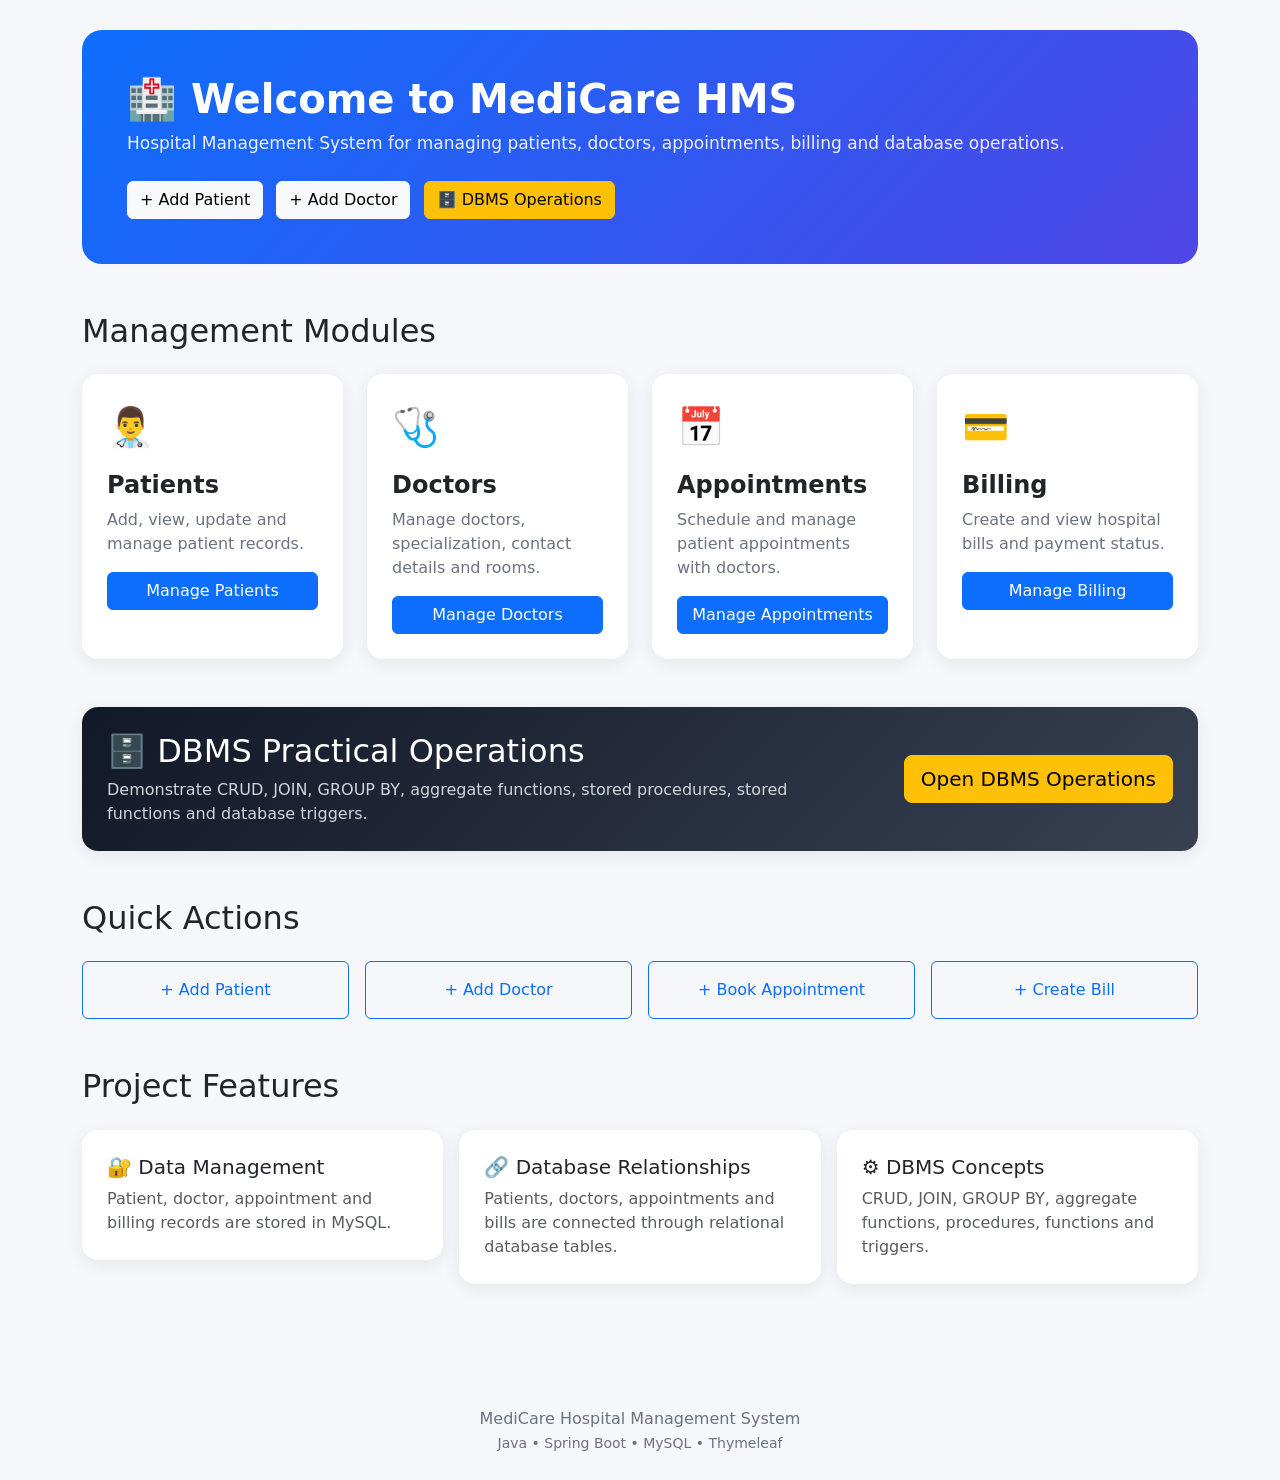
<file: src/main/resources/templates/index.html>
<!DOCTYPE html>
<html lang="en" xmlns:th="http://www.thymeleaf.org">

<head>

    <meta charset="UTF-8">

    <meta name="viewport" content="width=device-width, initial-scale=1.0">

    <title>MediCare HMS | Hospital Management System</title>

    <link
        href="https://cdn.jsdelivr.net/npm/bootstrap@5.3.3/dist/css/bootstrap.min.css"
        rel="stylesheet">

    <link rel="stylesheet"
          th:href="@{/css/app.css}">

    <style>

        body {
            background: #f5f7fb;
        }

        .hero {
            background: linear-gradient(135deg, #0d6efd, #4f46e5);
            color: white;
            border-radius: 20px;
            padding: 45px;
            margin-top: 30px;
        }

        .hero h1 {
            font-weight: 700;
        }

        .hero p {
            opacity: 0.9;
            font-size: 17px;
        }

        .module-card {
            background: white;
            border: none;
            border-radius: 16px;
            padding: 25px;
            height: 100%;
            box-shadow: 0 4px 18px rgba(0,0,0,0.07);
            transition: 0.2s;
        }

        .module-card:hover {
            transform: translateY(-4px);
            box-shadow: 0 8px 25px rgba(0,0,0,0.12);
        }

        .module-icon {
            font-size: 38px;
            margin-bottom: 15px;
        }

        .module-card h4 {
            font-weight: 600;
        }

        .module-card p {
            color: #6b7280;
            min-height: 48px;
        }

        .quick-card {
            border-radius: 16px;
            padding: 25px;
            background: white;
            box-shadow: 0 4px 18px rgba(0,0,0,0.07);
        }

        .dbms-card {
            background: linear-gradient(135deg, #111827, #374151);
            color: white;
        }

        .dbms-card p {
            color: #d1d5db;
        }

        .footer {
            margin-top: 50px;
            padding: 25px;
            text-align: center;
            color: #6b7280;
        }

    </style>

</head>

<body>


<!-- ========================= -->
<!-- NAVIGATION -->
<!-- ========================= -->

<div th:replace="~{fragments/nav :: nav}"></div>


<!-- ========================= -->
<!-- MAIN CONTENT -->
<!-- ========================= -->

<main class="container pb-5">


    <!-- HERO -->

    <section class="hero">

        <h1>
            🏥 Welcome to MediCare HMS
        </h1>

        <p>
            Hospital Management System for managing
            patients, doctors, appointments, billing
            and database operations.
        </p>

        <div class="mt-4">

            <a href="/patients/new"
               class="btn btn-light me-2">
                + Add Patient
            </a>

            <a href="/doctors/new"
               class="btn btn-light me-2">
                + Add Doctor
            </a>

            <a href="/dbms"
               class="btn btn-warning">
                🗄️ DBMS Operations
            </a>

        </div>

    </section>


    <!-- ========================= -->
    <!-- MANAGEMENT MODULES -->
    <!-- ========================= -->

    <section class="mt-5">

        <h2 class="mb-4">
            Management Modules
        </h2>


        <div class="row g-4">


            <!-- PATIENT -->

            <div class="col-md-6 col-lg-3">

                <div class="module-card">

                    <div class="module-icon">
                        👨‍⚕️
                    </div>

                    <h4>
                        Patients
                    </h4>

                    <p>
                        Add, view, update and manage
                        patient records.
                    </p>

                    <a href="/patients"
                       class="btn btn-primary w-100">
                        Manage Patients
                    </a>

                </div>

            </div>


            <!-- DOCTOR -->

            <div class="col-md-6 col-lg-3">

                <div class="module-card">

                    <div class="module-icon">
                        🩺
                    </div>

                    <h4>
                        Doctors
                    </h4>

                    <p>
                        Manage doctors, specialization,
                        contact details and rooms.
                    </p>

                    <a href="/doctors"
                       class="btn btn-primary w-100">
                        Manage Doctors
                    </a>

                </div>

            </div>


            <!-- APPOINTMENTS -->

            <div class="col-md-6 col-lg-3">

                <div class="module-card">

                    <div class="module-icon">
                        📅
                    </div>

                    <h4>
                        Appointments
                    </h4>

                    <p>
                        Schedule and manage patient
                        appointments with doctors.
                    </p>

                    <a href="/appointments"
                       class="btn btn-primary w-100">
                        Manage Appointments
                    </a>

                </div>

            </div>


            <!-- BILLING -->

            <div class="col-md-6 col-lg-3">

                <div class="module-card">

                    <div class="module-icon">
                        💳
                    </div>

                    <h4>
                        Billing
                    </h4>

                    <p>
                        Create and view hospital
                        bills and payment status.
                    </p>

                    <a href="/bills"
                       class="btn btn-primary w-100">
                        Manage Billing
                    </a>

                </div>

            </div>


        </div>

    </section>


    <!-- ========================= -->
    <!-- DBMS OPERATIONS -->
    <!-- ========================= -->

    <section class="mt-5">

        <div class="quick-card dbms-card">

            <div class="row align-items-center">

                <div class="col-md-8">

                    <h2>
                        🗄️ DBMS Practical Operations
                    </h2>

                    <p class="mb-0">

                        Demonstrate CRUD, JOIN,
                        GROUP BY, aggregate functions,
                        stored procedures, stored functions
                        and database triggers.

                    </p>

                </div>

                <div class="col-md-4 text-md-end mt-3 mt-md-0">

                    <a href="/dbms"
                       class="btn btn-warning btn-lg">

                        Open DBMS Operations

                    </a>

                </div>

            </div>

        </div>

    </section>


    <!-- ========================= -->
    <!-- QUICK ACTIONS -->
    <!-- ========================= -->

    <section class="mt-5">

        <h2 class="mb-4">
            Quick Actions
        </h2>


        <div class="row g-3">


            <div class="col-md-3">

                <a href="/patients/new"
                   class="btn btn-outline-primary w-100 py-3">

                    + Add Patient

                </a>

            </div>


            <div class="col-md-3">

                <a href="/doctors/new"
                   class="btn btn-outline-primary w-100 py-3">

                    + Add Doctor

                </a>

            </div>


            <div class="col-md-3">

                <a href="/appointments/new"
                   class="btn btn-outline-primary w-100 py-3">

                    + Book Appointment

                </a>

            </div>


            <div class="col-md-3">

                <a href="/bills/new"
                   class="btn btn-outline-primary w-100 py-3">

                    + Create Bill

                </a>

            </div>


        </div>

    </section>


    <!-- ========================= -->
    <!-- PROJECT FEATURES -->
    <!-- ========================= -->

    <section class="mt-5">

        <h2 class="mb-4">
            Project Features
        </h2>


        <div class="row g-3">


            <div class="col-md-4">

                <div class="quick-card">

                    <h5>
                        🔐 Data Management
                    </h5>

                    <p class="text-muted mb-0">

                        Patient, doctor, appointment
                        and billing records are stored
                        in MySQL.

                    </p>

                </div>

            </div>


            <div class="col-md-4">

                <div class="quick-card">

                    <h5>
                        🔗 Database Relationships
                    </h5>

                    <p class="text-muted mb-0">

                        Patients, doctors, appointments
                        and bills are connected through
                        relational database tables.

                    </p>

                </div>

            </div>


            <div class="col-md-4">

                <div class="quick-card">

                    <h5>
                        ⚙️ DBMS Concepts
                    </h5>

                    <p class="text-muted mb-0">

                        CRUD, JOIN, GROUP BY,
                        aggregate functions, procedures,
                        functions and triggers.

                    </p>

                </div>

            </div>


        </div>

    </section>


</main>


<!-- ========================= -->
<!-- FOOTER -->
<!-- ========================= -->

<footer class="footer">

    <div>
        MediCare Hospital Management System
    </div>

    <small>
        Java • Spring Boot • MySQL • Thymeleaf
    </small>

</footer>


<script
    src="https://cdn.jsdelivr.net/npm/bootstrap@5.3.3/dist/js/bootstrap.bundle.min.js">
</script>


</body>

</html>
</file>
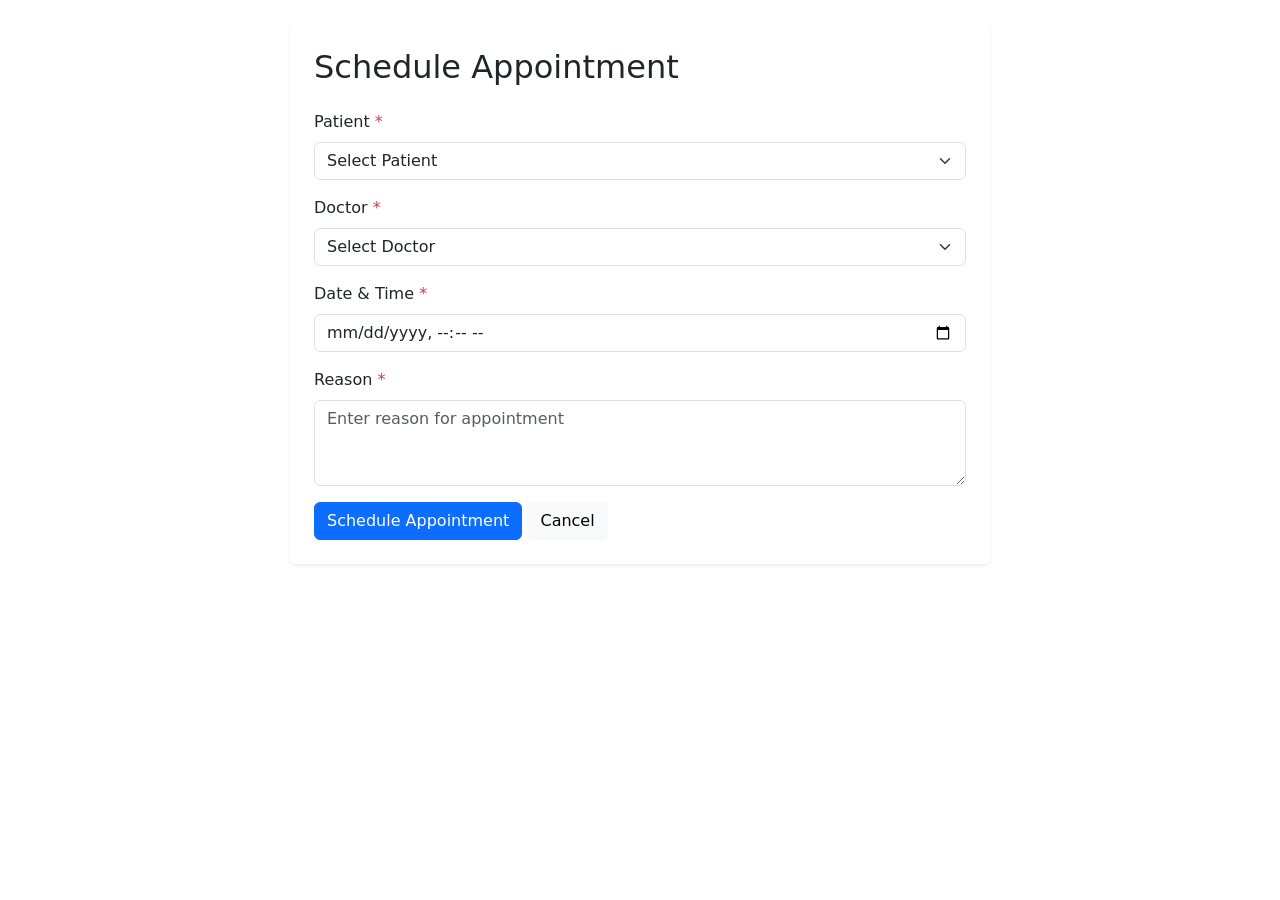
<file: src/main/resources/templates/appointment-form.html>
<!DOCTYPE html>
<html xmlns:th="http://www.thymeleaf.org">

<head>

    <title>Schedule Appointment | CityCare HMS</title>

    <link href="https://cdn.jsdelivr.net/npm/bootstrap@5.3.3/dist/css/bootstrap.min.css"
          rel="stylesheet">

    <link rel="stylesheet"
          th:href="@{/css/app.css}">

</head>


<body>

<div th:replace="~{fragments/nav :: nav}"></div>


<main class="container py-4">

    <div class="card border-0 shadow-sm mx-auto"
         style="max-width:700px">

        <div class="card-body p-4">

            <h2 class="mb-4">
                Schedule Appointment
            </h2>


            <form th:action="@{/appointments/save}"
                  th:object="${appointment}"
                  method="post">


                <!-- ========================= -->
                <!-- PATIENT -->
                <!-- ========================= -->

                <div class="mb-3">

                    <label class="form-label">
                        Patient
                        <span class="text-danger">*</span>
                    </label>


                    <select name="patientId"
                            class="form-select"
                            required>

                        <option value="">
                            Select Patient
                        </option>


                        <option th:each="p : ${patients}"
                                th:value="${p.id}"
                                th:text="${p.name + ' · ' + p.phone}">
                        </option>

                    </select>


                    <div class="text-danger small"
                         th:if="${patientError}"
                         th:text="${patientError}">
                    </div>

                </div>



                <!-- ========================= -->
                <!-- DOCTOR -->
                <!-- ========================= -->

                <div class="mb-3">

                    <label class="form-label">
                        Doctor
                        <span class="text-danger">*</span>
                    </label>


                    <select name="doctorId"
                            class="form-select"
                            required>

                        <option value="">
                            Select Doctor
                        </option>


                        <option th:each="d : ${doctors}"
                                th:value="${d.id}"
                                th:text="${d.name + ' · ' + d.specialization}">
                        </option>

                    </select>


                    <div class="text-danger small"
                         th:if="${doctorError}"
                         th:text="${doctorError}">
                    </div>

                </div>



                <!-- ========================= -->
                <!-- DATE & TIME -->
                <!-- ========================= -->

                <div class="mb-3">

                    <label class="form-label">
                        Date & Time
                        <span class="text-danger">*</span>
                    </label>


                    <input type="datetime-local"
                           class="form-control"
                           th:field="*{appointmentDate}"
                           required>


                    <div class="text-danger small"
                         th:if="${appointmentDateError}"
                         th:text="${appointmentDateError}">
                    </div>

                </div>



                <!-- ========================= -->
                <!-- REASON -->
                <!-- ========================= -->

                <div class="mb-3">

                    <label class="form-label">
                        Reason
                        <span class="text-danger">*</span>
                    </label>


                    <textarea class="form-control"
                              th:field="*{reason}"
                              rows="3"
                              required
                              maxlength="500"
                              placeholder="Enter reason for appointment"></textarea>


                    <div class="text-danger small"
                         th:if="${reasonError}"
                         th:text="${reasonError}">
                    </div>

                </div>



                <!-- ========================= -->
                <!-- BUTTONS -->
                <!-- ========================= -->

                <button type="submit"
                        class="btn btn-primary">

                    Schedule Appointment

                </button>


                <a class="btn btn-light"
                   th:href="@{/appointments}">

                    Cancel

                </a>


            </form>

        </div>

    </div>

</main>


</body>

</html>
</file>
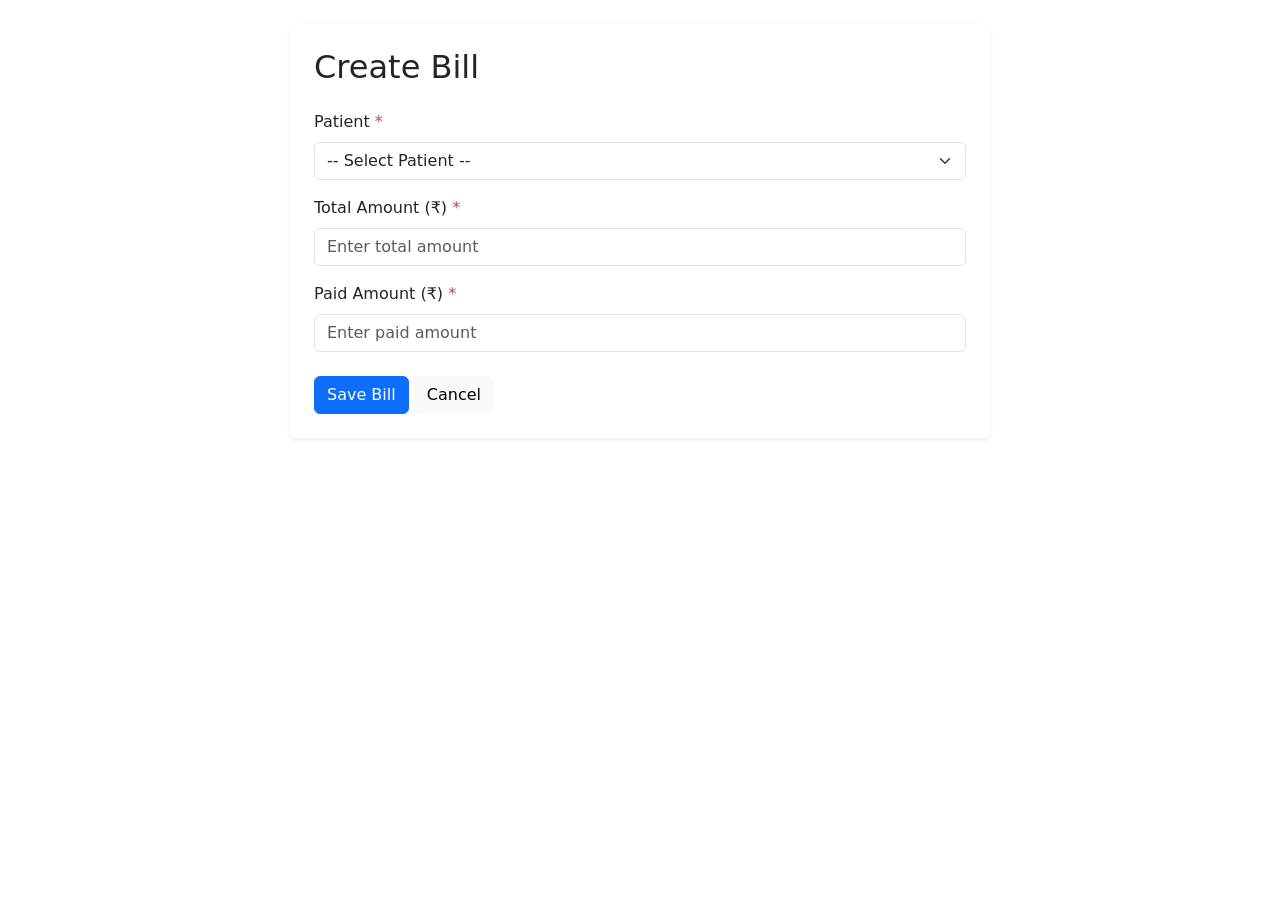
<file: src/main/resources/templates/bill-form.html>
<!DOCTYPE html>
<html xmlns:th="http://www.thymeleaf.org">

<head>
    <title>Create Bill | CityCare HMS</title>

    <link href="https://cdn.jsdelivr.net/npm/bootstrap@5.3.3/dist/css/bootstrap.min.css"
          rel="stylesheet">

    <link rel="stylesheet" th:href="@{/css/app.css}">
</head>

<body>

<div th:replace="~{fragments/nav :: nav}"></div>

<main class="container py-4">

    <div class="card border-0 shadow-sm mx-auto"
         style="max-width:700px">

        <div class="card-body p-4">

            <h2 class="mb-4">Create Bill</h2>

            <form th:action="@{/bills/save}"
                  method="post">

                <!-- PATIENT -->
                <div class="mb-3">

                    <label for="patientId"
                           class="form-label">
                        Patient
                        <span class="text-danger">*</span>
                    </label>

                    <select id="patientId"
                            name="patientId"
                            class="form-select"
                            required>

                        <option value=""
                                disabled
                                selected>
                            -- Select Patient --
                        </option>

                        <option th:each="p : ${patients}"
                                th:value="${p.id}"
                                th:text="${p.name + ' - ' + p.phone}">
                        </option>

                    </select>

                    <div class="text-danger small"
                         th:if="${patientError}"
                         th:text="${patientError}">
                    </div>

                </div>


                <!-- TOTAL AMOUNT -->
                <div class="mb-3">

                    <label for="totalAmount"
                           class="form-label">

                        Total Amount (₹)
                        <span class="text-danger">*</span>

                    </label>

                    <input type="number"
                           id="totalAmount"
                           name="totalAmount"
                           class="form-control"
                           min="0.01"
                           step="0.01"
                           required
                           placeholder="Enter total amount">

                    <div class="text-danger small"
                         th:if="${amountError}"
                         th:text="${amountError}">
                    </div>

                </div>


                <!-- PAID AMOUNT -->
                <div class="mb-3">

                    <label for="paidAmount"
                           class="form-label">

                        Paid Amount (₹)
                        <span class="text-danger">*</span>

                    </label>

                    <input type="number"
                           id="paidAmount"
                           name="paidAmount"
                           class="form-control"
                           min="0"
                           step="0.01"
                           required
                           placeholder="Enter paid amount">

                    <div class="text-danger small"
                         th:if="${paidAmountError}"
                         th:text="${paidAmountError}">
                    </div>

                </div>


                <!-- BUTTONS -->
                <div class="mt-4">

                    <button type="submit"
                            class="btn btn-primary">
                        Save Bill
                    </button>

                    <a class="btn btn-light"
                       th:href="@{/bills}">
                        Cancel
                    </a>

                </div>

            </form>

        </div>

    </div>

</main>

</body>
</html>
</file>
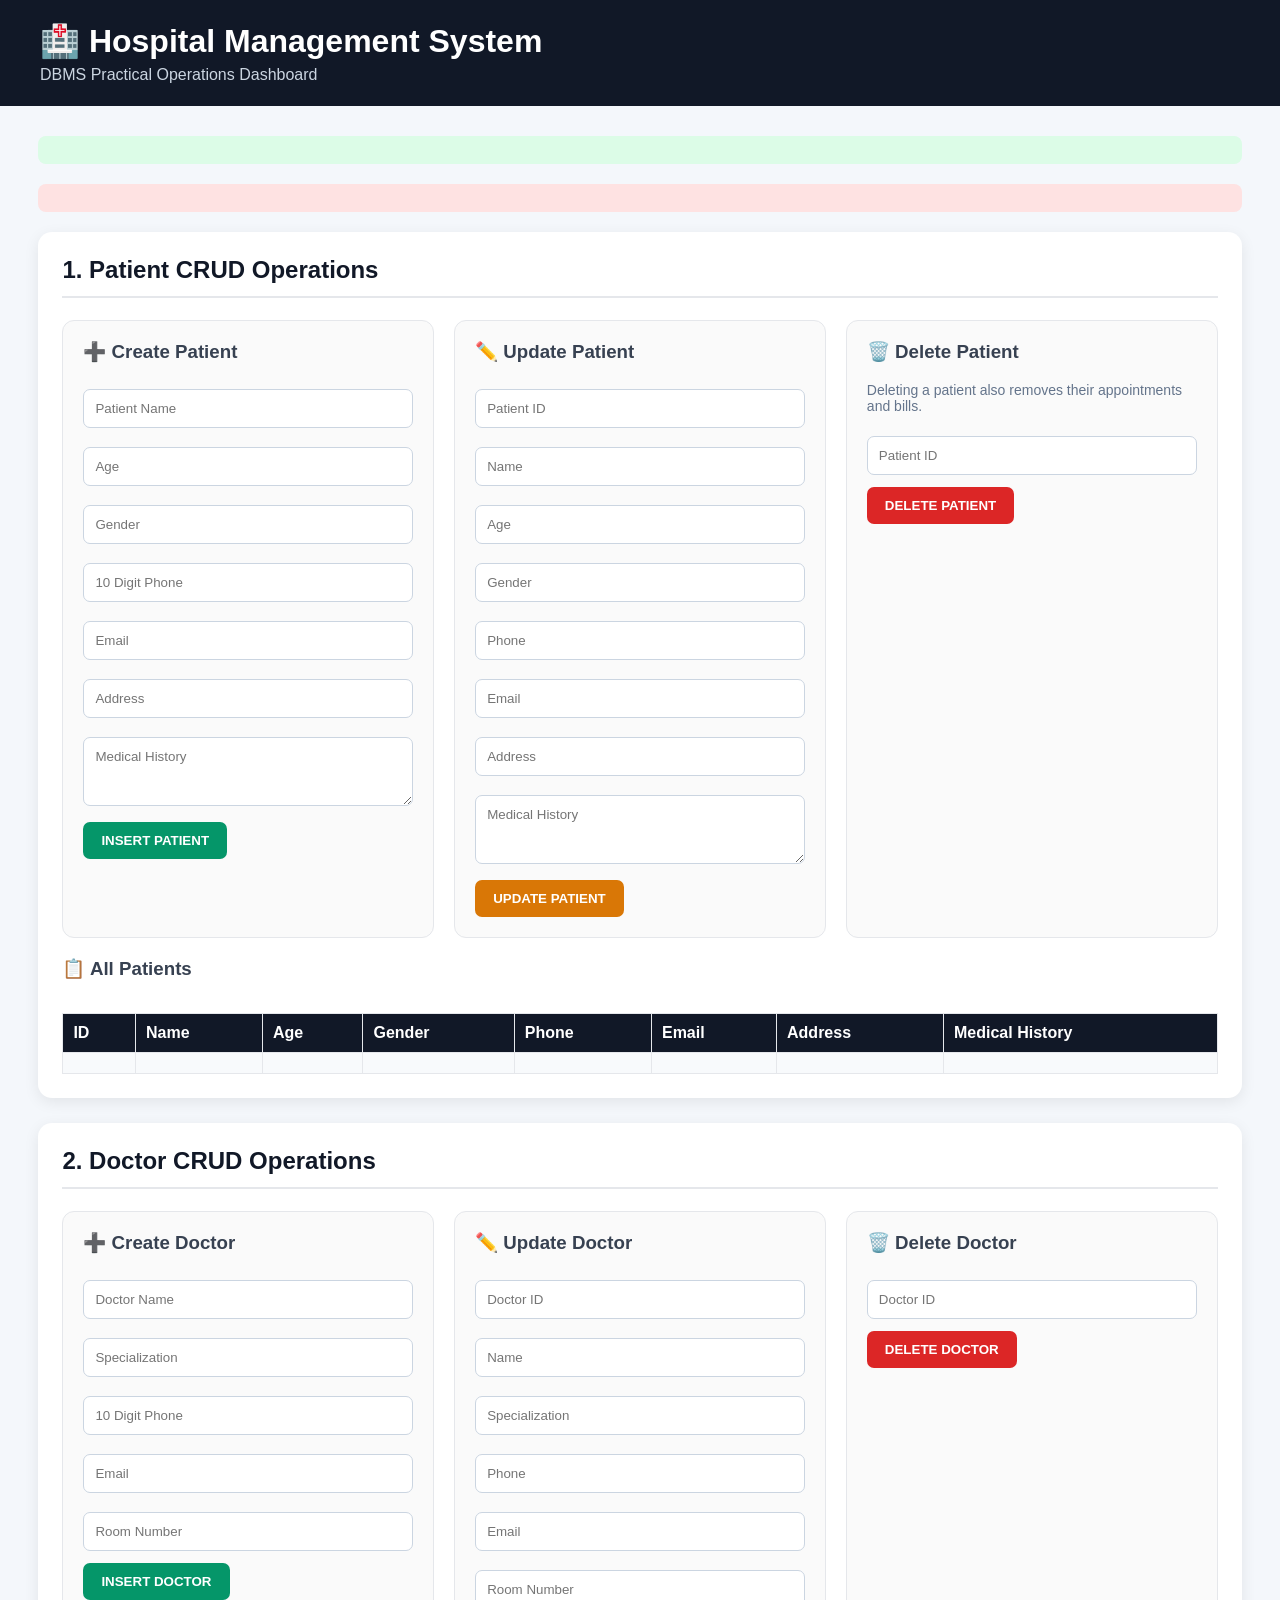
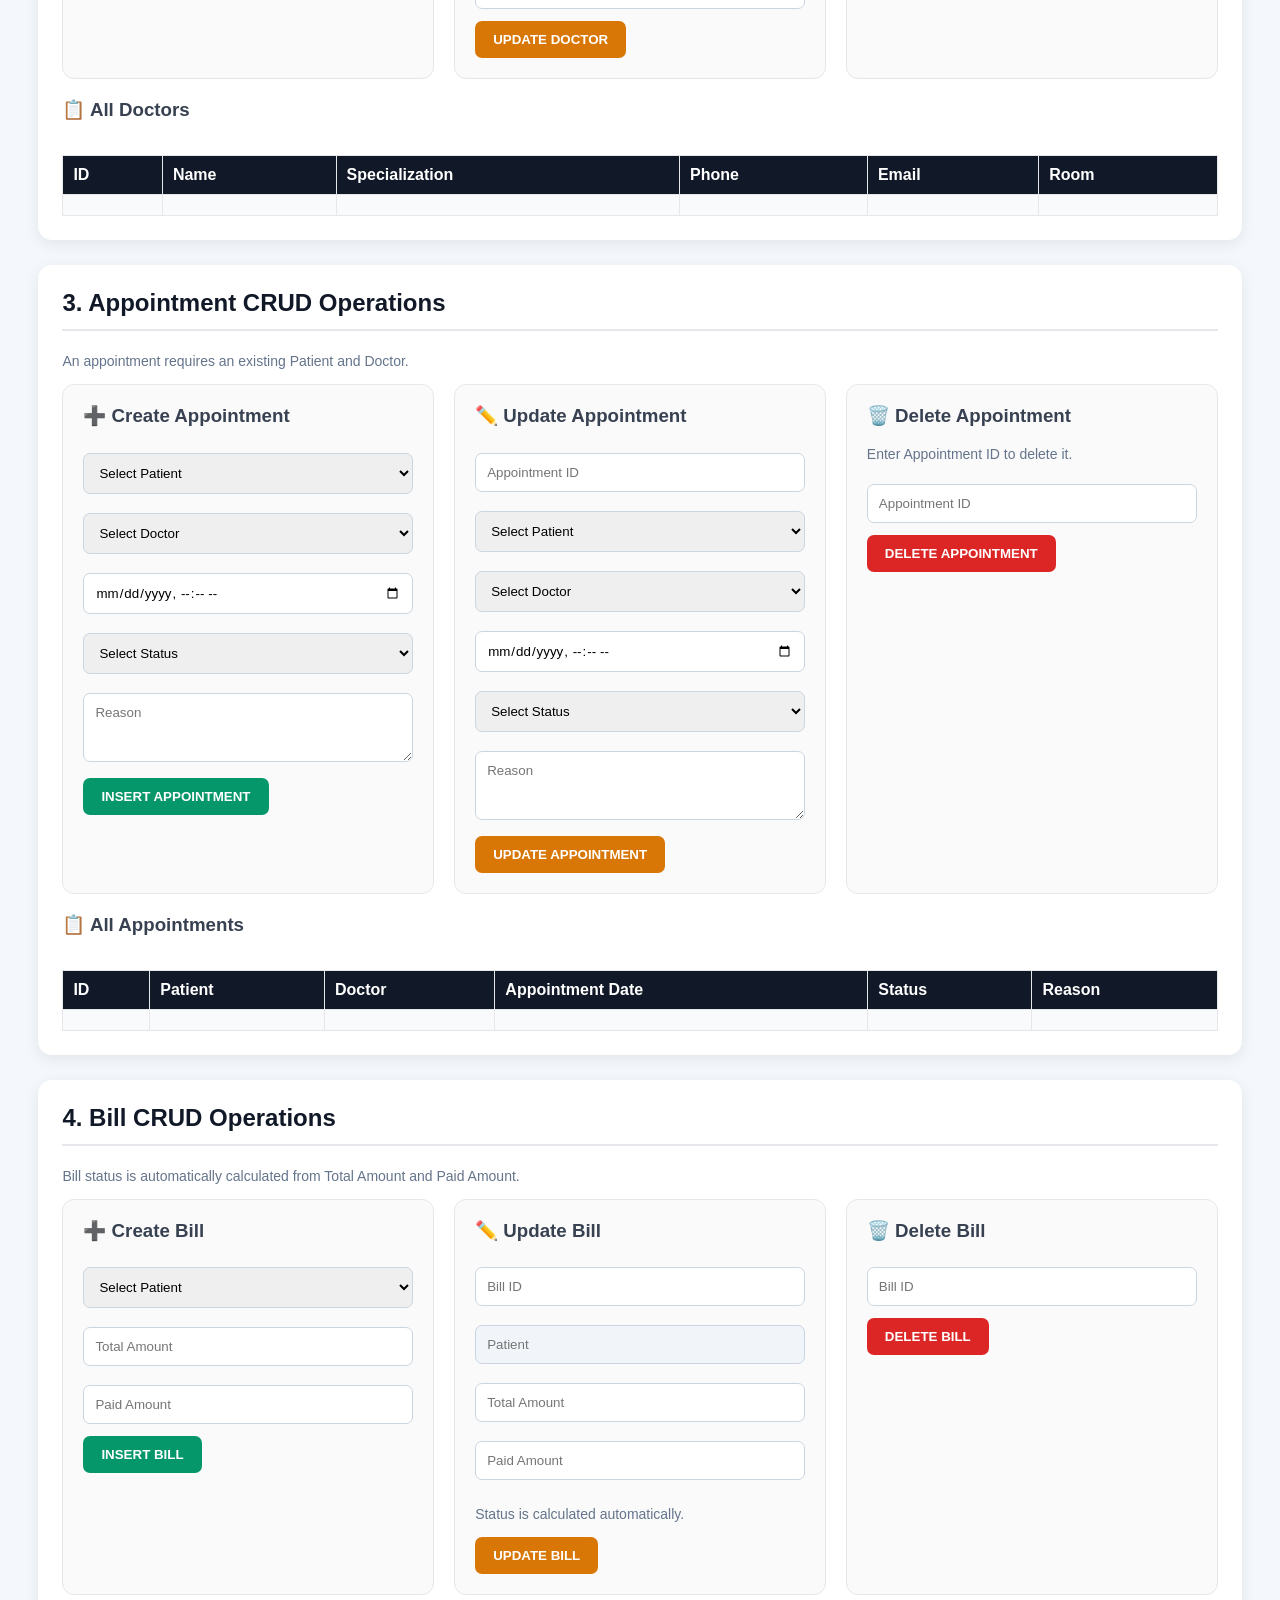
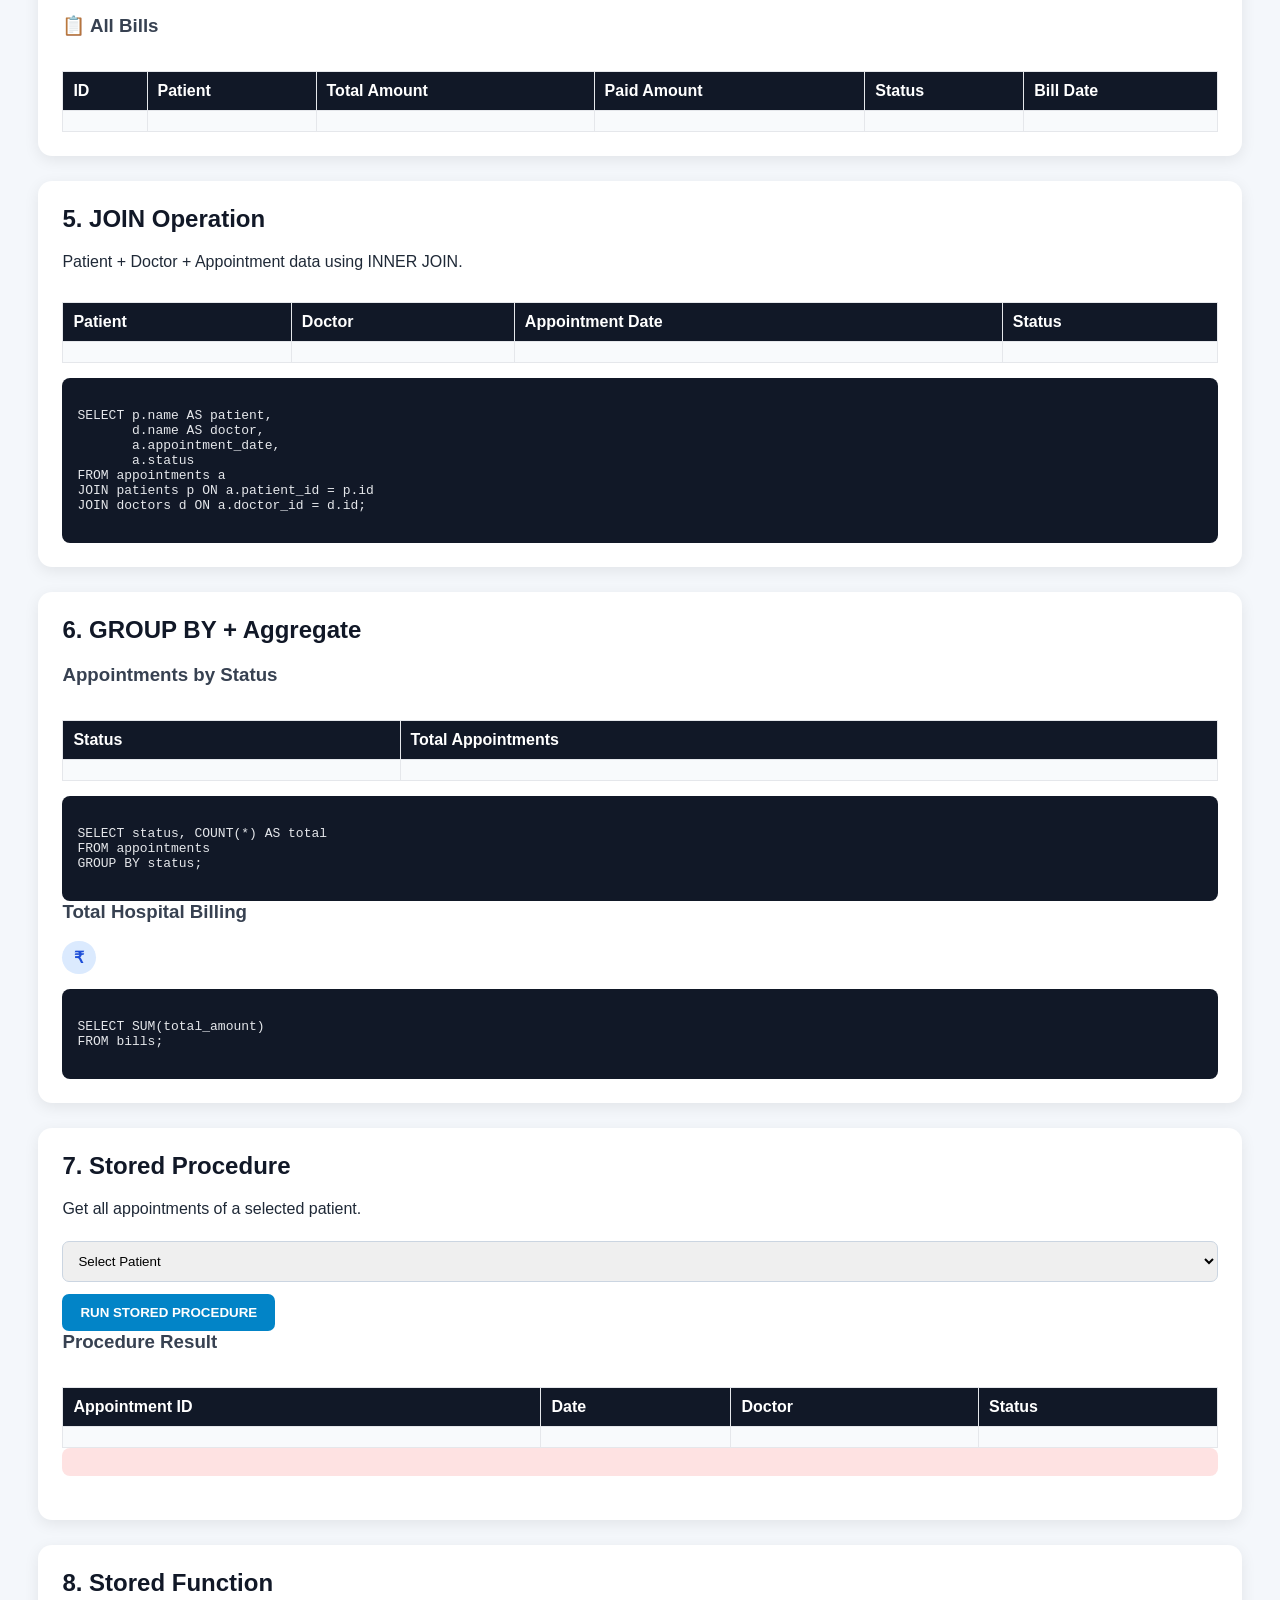
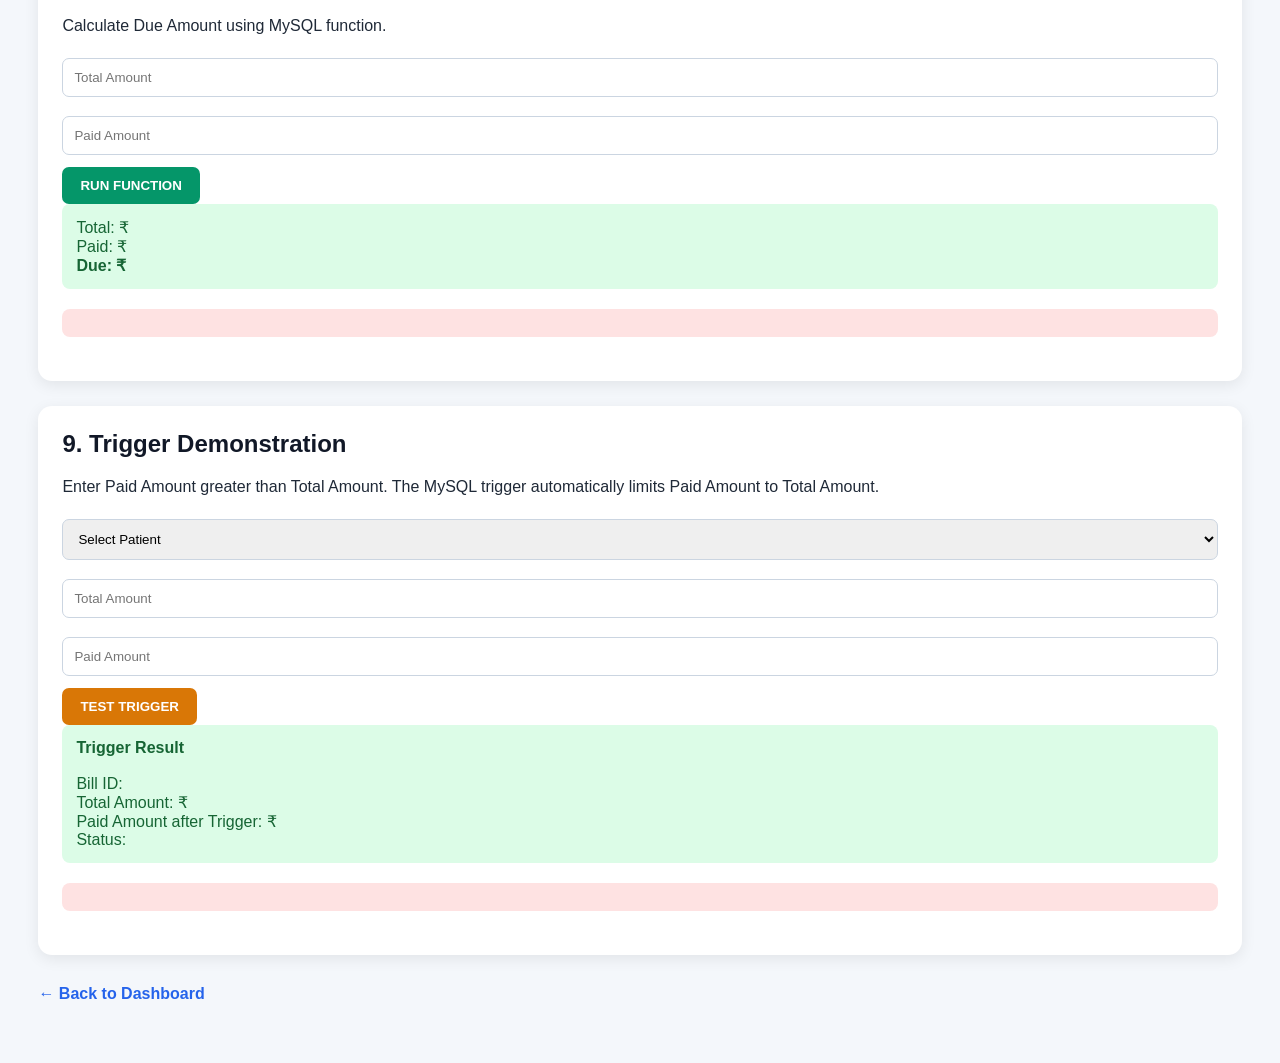
<file: src/main/resources/templates/dbms.html>
<!DOCTYPE html>
<html lang="en" xmlns:th="http://www.thymeleaf.org">

<head>

    <meta charset="UTF-8">

    <title>DBMS Operations | CityCare HMS</title>

    <style>

        * {
            box-sizing: border-box;
        }

        body {
            margin: 0;
            font-family: Arial, sans-serif;
            background: #f4f7fb;
            color: #1f2937;
        }

        .header {
            background: #111827;
            color: white;
            padding: 22px 40px;
        }

        .header h1 {
            margin: 0;
        }

        .header p {
            margin: 6px 0 0;
            color: #cbd5e1;
        }

        .container {
            width: 94%;
            max-width: 1450px;
            margin: 30px auto;
        }

        .card {
            background: white;
            border-radius: 14px;
            padding: 24px;
            margin-bottom: 25px;
            box-shadow: 0 4px 15px rgba(0,0,0,0.08);
        }

        h2 {
            margin-top: 0;
            color: #111827;
        }

        h3 {
            color: #374151;
            margin-top: 0;
        }

        .section-title {
            border-bottom: 2px solid #e5e7eb;
            padding-bottom: 12px;
            margin-bottom: 22px;
        }

        .grid {
            display: grid;
            grid-template-columns: repeat(3, 1fr);
            gap: 20px;
        }

        .form-box {
            border: 1px solid #e5e7eb;
            border-radius: 12px;
            padding: 20px;
            background: #fafafa;
        }

        input,
        select,
        textarea {
            width: 100%;
            padding: 11px;
            margin: 7px 0 12px;
            border: 1px solid #cbd5e1;
            border-radius: 7px;
            font-family: inherit;
        }

        textarea {
            resize: vertical;
        }

        input:focus,
        select:focus,
        textarea:focus {
            outline: none;
            border-color: #2563eb;
        }

        button {
            border: none;
            padding: 11px 18px;
            border-radius: 7px;
            color: white;
            cursor: pointer;
            font-weight: bold;
        }

        button:hover {
            opacity: 0.9;
        }

        .primary {
            background: #2563eb;
        }

        .danger {
            background: #dc2626;
        }

        .success {
            background: #059669;
        }

        .warning {
            background: #d97706;
        }

        .info {
            background: #0284c7;
        }

        table {
            width: 100%;
            border-collapse: collapse;
            margin-top: 15px;
        }

        th,
        td {
            border: 1px solid #e5e7eb;
            padding: 10px;
            text-align: left;
        }

        th {
            background: #111827;
            color: white;
        }

        tr:nth-child(even) {
            background: #f8fafc;
        }

        .table-wrapper {
            overflow-x: auto;
        }

        .badge {
            display: inline-block;
            padding: 7px 12px;
            border-radius: 20px;
            background: #dbeafe;
            color: #1d4ed8;
            font-weight: bold;
        }

        .message {
            padding: 14px;
            border-radius: 8px;
            margin-bottom: 20px;
            background: #dcfce7;
            color: #166534;
        }

        .error {
            padding: 14px;
            border-radius: 8px;
            margin-bottom: 20px;
            background: #fee2e2;
            color: #991b1b;
        }

        .sql {
            background: #111827;
            color: #e5e7eb;
            padding: 15px;
            border-radius: 8px;
            overflow-x: auto;
            font-family: monospace;
            margin-top: 15px;
            white-space: pre-wrap;
        }

        .back {
            display: inline-block;
            margin: 5px 0 30px;
            text-decoration: none;
            color: #2563eb;
            font-weight: bold;
        }

        .full {
            grid-column: 1 / -1;
        }

        .small-note {
            color: #64748b;
            font-size: 14px;
            margin-bottom: 15px;
        }

        .fetch-row {
            display: flex;
            gap: 10px;
        }

        .fetch-row input {
            flex: 1;
        }

        .fetch-row button {
            margin-top: 7px;
            height: 42px;
        }

        .readonly {
            background: #f1f5f9;
        }

        @media (max-width: 1000px) {

            .grid {
                grid-template-columns: 1fr;
            }

        }

    </style>

</head>

<body>

<div class="header">

    <h1>🏥 Hospital Management System</h1>

    <p>DBMS Practical Operations Dashboard</p>

</div>


<div class="container">

    <!-- MESSAGES -->

    <div th:if="${setupMessage}"
         class="message"
         th:text="${setupMessage}">
    </div>

    <div th:if="${setupError}"
         class="error"
         th:text="${setupError}">
    </div>


    <!-- ================================================= -->
    <!-- PATIENT -->
    <!-- ================================================= -->

    <div class="card">

        <h2 class="section-title">
            1. Patient CRUD Operations
        </h2>

        <div class="grid">

            <!-- CREATE -->

            <div class="form-box">

                <h3>➕ Create Patient</h3>

                <form method="post"
                      action="/dbms/patient/insert">

                    <input name="name"
                           placeholder="Patient Name"
                           required>

                    <input name="age"
                           type="number"
                           min="1"
                           max="150"
                           placeholder="Age"
                           required>

                    <input name="gender"
                           placeholder="Gender"
                           required>

                    <input name="phone"
                           pattern="[0-9]{10}"
                           maxlength="10"
                           placeholder="10 Digit Phone"
                           required>

                    <input name="email"
                           type="email"
                           placeholder="Email"
                           required>

                    <input name="address"
                           placeholder="Address"
                           required>

                    <textarea name="medicalHistory"
                              rows="3"
                              placeholder="Medical History"
                              required></textarea>

                    <button class="success">
                        INSERT PATIENT
                    </button>

                </form>

            </div>


            <!-- UPDATE -->

            <div class="form-box">

                <h3>✏️ Update Patient</h3>

                <form method="post"
                      action="/dbms/patient/update">

                    <input name="id"
                           type="number"
                           placeholder="Patient ID"
                           required>

                    <input name="name"
                           placeholder="Name"
                           required>

                    <input name="age"
                           type="number"
                           min="1"
                           max="150"
                           placeholder="Age"
                           required>

                    <input name="gender"
                           placeholder="Gender"
                           required>

                    <input name="phone"
                           pattern="[0-9]{10}"
                           maxlength="10"
                           placeholder="Phone"
                           required>

                    <input name="email"
                           type="email"
                           placeholder="Email"
                           required>

                    <input name="address"
                           placeholder="Address"
                           required>

                    <textarea name="medicalHistory"
                              rows="3"
                              placeholder="Medical History"
                              required></textarea>

                    <button class="warning">
                        UPDATE PATIENT
                    </button>

                </form>

            </div>


            <!-- DELETE -->

            <div class="form-box">

                <h3>🗑️ Delete Patient</h3>

                <p class="small-note">
                    Deleting a patient also removes their appointments and bills.
                </p>

                <form method="post"
                      action="/dbms/patient/delete">

                    <input name="id"
                           type="number"
                           placeholder="Patient ID"
                           required>

                    <button class="danger">
                        DELETE PATIENT
                    </button>

                </form>

            </div>


            <!-- TABLE -->

            <div class="full">

                <h3>📋 All Patients</h3>

                <div class="table-wrapper">

                    <table>

                        <tr>
                            <th>ID</th>
                            <th>Name</th>
                            <th>Age</th>
                            <th>Gender</th>
                            <th>Phone</th>
                            <th>Email</th>
                            <th>Address</th>
                            <th>Medical History</th>
                        </tr>

                        <tr th:each="p : ${patients}">

                            <td th:text="${p.id}"></td>
                            <td th:text="${p.name}"></td>
                            <td th:text="${p.age}"></td>
                            <td th:text="${p.gender}"></td>
                            <td th:text="${p.phone}"></td>
                            <td th:text="${p.email}"></td>
                            <td th:text="${p.address}"></td>
                            <td th:text="${p.medical_history}"></td>

                        </tr>

                    </table>

                </div>

            </div>

        </div>

    </div>


    <!-- ================================================= -->
    <!-- DOCTOR -->
    <!-- ================================================= -->

    <div class="card">

        <h2 class="section-title">
            2. Doctor CRUD Operations
        </h2>

        <div class="grid">

            <!-- CREATE -->

            <div class="form-box">

                <h3>➕ Create Doctor</h3>

                <form method="post"
                      action="/dbms/doctor/insert">

                    <input name="name"
                           placeholder="Doctor Name"
                           required>

                    <input name="specialization"
                           placeholder="Specialization"
                           required>

                    <input name="phone"
                           pattern="[0-9]{10}"
                           maxlength="10"
                           placeholder="10 Digit Phone"
                           required>

                    <input name="email"
                           type="email"
                           placeholder="Email"
                           required>

                    <input name="roomNumber"
                           placeholder="Room Number"
                           required>

                    <button class="success">
                        INSERT DOCTOR
                    </button>

                </form>

            </div>


            <!-- UPDATE -->

            <div class="form-box">

                <h3>✏️ Update Doctor</h3>

                <form method="post"
                      action="/dbms/doctor/update">

                    <input name="id"
                           type="number"
                           placeholder="Doctor ID"
                           required>

                    <input name="name"
                           placeholder="Name"
                           required>

                    <input name="specialization"
                           placeholder="Specialization"
                           required>

                    <input name="phone"
                           pattern="[0-9]{10}"
                           maxlength="10"
                           placeholder="Phone"
                           required>

                    <input name="email"
                           type="email"
                           placeholder="Email"
                           required>

                    <input name="roomNumber"
                           placeholder="Room Number"
                           required>

                    <button class="warning">
                        UPDATE DOCTOR
                    </button>

                </form>

            </div>


            <!-- DELETE -->

            <div class="form-box">

                <h3>🗑️ Delete Doctor</h3>

                <form method="post"
                      action="/dbms/doctor/delete">

                    <input name="id"
                           type="number"
                           placeholder="Doctor ID"
                           required>

                    <button class="danger">
                        DELETE DOCTOR
                    </button>

                </form>

            </div>


            <!-- TABLE -->

            <div class="full">

                <h3>📋 All Doctors</h3>

                <div class="table-wrapper">

                    <table>

                        <tr>
                            <th>ID</th>
                            <th>Name</th>
                            <th>Specialization</th>
                            <th>Phone</th>
                            <th>Email</th>
                            <th>Room</th>
                        </tr>

                        <tr th:each="d : ${doctors}">

                            <td th:text="${d.id}"></td>
                            <td th:text="${d.name}"></td>
                            <td th:text="${d.specialization}"></td>
                            <td th:text="${d.phone}"></td>
                            <td th:text="${d.email}"></td>
                            <td th:text="${d.room_number}"></td>

                        </tr>

                    </table>

                </div>

            </div>

        </div>

    </div>


    <!-- ================================================= -->
    <!-- APPOINTMENT -->
    <!-- ================================================= -->

    <div class="card">

        <h2 class="section-title">
            3. Appointment CRUD Operations
        </h2>

        <p class="small-note">
            An appointment requires an existing Patient and Doctor.
        </p>

        <div class="grid">

            <!-- CREATE APPOINTMENT -->

            <div class="form-box">

                <h3>➕ Create Appointment</h3>

                <form method="post"
                      action="/dbms/appointment/insert">

                    <select name="patientId" required>
                        <option value="">Select Patient</option>
                        <option th:each="p : ${patients}"
                                th:value="${p.id}"
                                th:text="${p.name + ' · ' + p.phone}">
                        </option>
                    </select>

                    <select name="doctorId" required>
                        <option value="">Select Doctor</option>
                        <option th:each="d : ${doctors}"
                                th:value="${d.id}"
                                th:text="${d.name + ' · ' + d.specialization}">
                        </option>
                    </select>

                    <input name="appointmentDate"
                           type="datetime-local"
                           required>

                    <select name="status" required>
                        <option value="">Select Status</option>
                        <option value="SCHEDULED">SCHEDULED</option>
                        <option value="COMPLETED">COMPLETED</option>
                        <option value="CANCELLED">CANCELLED</option>
                    </select>

                    <textarea name="reason"
                              rows="3"
                              placeholder="Reason"
                              required></textarea>

                    <button class="success">
                        INSERT APPOINTMENT
                    </button>

                </form>

            </div>


            <!-- UPDATE APPOINTMENT -->

            <div class="form-box">

                <h3>✏️ Update Appointment</h3>

                <form method="post"
                      action="/dbms/appointment/update">

                    <input name="id"
                           id="appointmentId"
                           type="number"
                           placeholder="Appointment ID"
                           required
                           oninput="autoFetchAppointment()">

                    <select name="patientId"
                            id="appointmentPatientId"
                            required>
                        <option value="">Select Patient</option>
                        <option th:each="p : ${patients}"
                                th:value="${p.id}"
                                th:text="${p.name + ' · ' + p.phone}">
                        </option>
                    </select>

                    <select name="doctorId"
                            id="appointmentDoctorId"
                            required>
                        <option value="">Select Doctor</option>
                        <option th:each="d : ${doctors}"
                                th:value="${d.id}"
                                th:text="${d.name + ' · ' + d.specialization}">
                        </option>
                    </select>

                    <input name="appointmentDate"
                           id="appointmentDate"
                           type="datetime-local"
                           required>

                    <select name="status"
                            id="appointmentStatus"
                            required>
                        <option value="">Select Status</option>
                        <option value="SCHEDULED">SCHEDULED</option>
                        <option value="COMPLETED">COMPLETED</option>
                        <option value="CANCELLED">CANCELLED</option>
                    </select>

                    <textarea name="reason"
                              id="appointmentReason"
                              rows="3"
                              placeholder="Reason"
                              required></textarea>

                    <button class="warning"
                            type="submit">
                        UPDATE APPOINTMENT
                    </button>

                </form>

            </div>


            <!-- DELETE APPOINTMENT -->

            <div class="form-box">

                <h3>🗑️ Delete Appointment</h3>

                <p class="small-note">
                    Enter Appointment ID to delete it.
                </p>

                <form method="post"
                      action="/dbms/appointment/delete">

                    <input name="id"
                           type="number"
                           placeholder="Appointment ID"
                           required>

                    <button class="danger">
                        DELETE APPOINTMENT
                    </button>

                </form>

            </div>


            <!-- APPOINTMENT TABLE -->

            <div class="full">

                <h3>📋 All Appointments</h3>

                <div class="table-wrapper">

                    <table>

                        <tr>
                            <th>ID</th>
                            <th>Patient</th>
                            <th>Doctor</th>
                            <th>Appointment Date</th>
                            <th>Status</th>
                            <th>Reason</th>
                        </tr>

                        <tr th:each="a : ${appointments}">

                            <td th:text="${a.id}"></td>

                            <td th:text="${a.patient}"></td>

                            <td th:text="${a.doctor}"></td>

                            <td th:text="${a.appointment_date}"></td>

                            <td th:text="${a.status}"></td>

                            <td th:text="${a.reason}"></td>

                        </tr>

                    </table>

                </div>

            </div>

        </div>

    </div>


    <!-- ================================================= -->
    <!-- BILL -->
    <!-- ================================================= -->

    <div class="card">

        <h2 class="section-title">
            4. Bill CRUD Operations
        </h2>

        <p class="small-note">
            Bill status is automatically calculated from Total Amount and Paid Amount.
        </p>

        <div class="grid">

            <!-- CREATE BILL -->

            <div class="form-box">

                <h3>➕ Create Bill</h3>

                <form method="post"
                      action="/dbms/bill/insert">

                    <select name="patientId" required>
                        <option value="">Select Patient</option>
                        <option th:each="p : ${patients}"
                                th:value="${p.id}"
                                th:text="${p.name + ' · ' + p.phone}">
                        </option>
                    </select>

                    <input name="totalAmount"
                           type="number"
                           step="0.01"
                           min="0.01"
                           placeholder="Total Amount"
                           required>

                    <input name="paidAmount"
                           type="number"
                           step="0.01"
                           min="0"
                           placeholder="Paid Amount"
                           required>

                    <button class="success">
                        INSERT BILL
                    </button>

                </form>

            </div>


            <!-- UPDATE BILL -->

            <div class="form-box">

                <h3>✏️ Update Bill</h3>

                <form method="post"
                      action="/dbms/bill/update">

                    <input name="id"
                           id="billId"
                           type="number"
                           placeholder="Bill ID"
                           required
                           oninput="autoFetchBill()">

                    <input id="billPatient"
                           type="text"
                           class="readonly"
                           placeholder="Patient"
                           readonly>

                    <input name="totalAmount"
                           id="billTotalAmount"
                           type="number"
                           step="0.01"
                           min="0.01"
                           placeholder="Total Amount"
                           required>

                    <input name="paidAmount"
                           id="billPaidAmount"
                           type="number"
                           step="0.01"
                           min="0"
                           placeholder="Paid Amount"
                           required>

                    <p class="small-note">
                        Status is calculated automatically.
                    </p>

                    <button class="warning">
                        UPDATE BILL
                    </button>

                </form>

            </div>


            <!-- DELETE BILL -->

            <div class="form-box">

                <h3>🗑️ Delete Bill</h3>

                <form method="post"
                      action="/dbms/bill/delete">

                    <input name="id"
                           type="number"
                           placeholder="Bill ID"
                           required>

                    <button class="danger">
                        DELETE BILL
                    </button>

                </form>

            </div>


            <!-- BILL TABLE -->

            <div class="full">

                <h3>📋 All Bills</h3>

                <div class="table-wrapper">

                    <table>

                        <tr>
                            <th>ID</th>
                            <th>Patient</th>
                            <th>Total Amount</th>
                            <th>Paid Amount</th>
                            <th>Status</th>
                            <th>Bill Date</th>
                        </tr>

                        <tr th:each="b : ${bills}">

                            <td th:text="${b.id}"></td>

                            <td th:text="${b.patient}"></td>

                            <td th:text="${b.total_amount}"></td>

                            <td th:text="${b.paid_amount}"></td>

                            <td th:text="${b.status}"></td>

                            <td th:text="${b.bill_date}"></td>

                        </tr>

                    </table>

                </div>

            </div>

        </div>

    </div>


    <!-- ================================================= -->
    <!-- JOIN -->
    <!-- ================================================= -->

    <div class="card">

        <h2>5. JOIN Operation</h2>

        <p>
            Patient + Doctor + Appointment data using INNER JOIN.
        </p>

        <div class="table-wrapper">

            <table>

                <tr>
                    <th>Patient</th>
                    <th>Doctor</th>
                    <th>Appointment Date</th>
                    <th>Status</th>
                </tr>

                <tr th:each="row : ${joinResults}">

                    <td th:text="${row.patient}"></td>
                    <td th:text="${row.doctor}"></td>
                    <td th:text="${row.appointment_date}"></td>
                    <td th:text="${row.status}"></td>

                </tr>

            </table>

        </div>

        <div class="sql">
SELECT p.name AS patient,
       d.name AS doctor,
       a.appointment_date,
       a.status
FROM appointments a
JOIN patients p ON a.patient_id = p.id
JOIN doctors d ON a.doctor_id = d.id;
        </div>

    </div>


    <!-- ================================================= -->
    <!-- GROUP BY -->
    <!-- ================================================= -->

    <div class="card">

        <h2>6. GROUP BY + Aggregate</h2>

        <h3>Appointments by Status</h3>

        <div class="table-wrapper">

            <table>

                <tr>
                    <th>Status</th>
                    <th>Total Appointments</th>
                </tr>

                <tr th:each="row : ${groupResults}">

                    <td th:text="${row.status}"></td>
                    <td th:text="${row.total}"></td>

                </tr>

            </table>

        </div>

        <div class="sql">
SELECT status, COUNT(*) AS total
FROM appointments
GROUP BY status;
        </div>


        <h3>Total Hospital Billing</h3>

        <span class="badge">
            ₹ <span th:text="${totalBilled}"></span>
        </span>

        <div class="sql">
SELECT SUM(total_amount)
FROM bills;
        </div>

    </div>


    <!-- ================================================= -->
    <!-- STORED PROCEDURE -->
    <!-- ================================================= -->

    <div class="card">

        <h2>7. Stored Procedure</h2>

        <p>
            Get all appointments of a selected patient.
        </p>

        <form method="get"
              action="/dbms">

            <select name="patientId"
                    required>

                <option value="">
                    Select Patient
                </option>

                <option th:each="p : ${patients}"
                        th:value="${p.id}"
                        th:text="${p.name + ' (ID: ' + p.id + ')'}">
                </option>

            </select>

            <button class="info">
                RUN STORED PROCEDURE
            </button>

        </form>


        <div th:if="${procedureResults != null}">

            <h3>Procedure Result</h3>

            <div class="table-wrapper">

                <table>

                    <tr>
                        <th>Appointment ID</th>
                        <th>Date</th>
                        <th>Doctor</th>
                        <th>Status</th>
                    </tr>

                    <tr th:each="row : ${procedureResults}">

                        <td th:text="${row.id}"></td>
                        <td th:text="${row.appointment_date}"></td>
                        <td th:text="${row.doctor}"></td>
                        <td th:text="${row.status}"></td>

                    </tr>

                </table>

            </div>

        </div>

        <div th:if="${procedureError}"
             class="error"
             th:text="${procedureError}">
        </div>

    </div>


    <!-- ================================================= -->
    <!-- STORED FUNCTION -->
    <!-- ================================================= -->

    <div class="card">

        <h2>8. Stored Function</h2>

        <p>
            Calculate Due Amount using MySQL function.
        </p>

        <form method="get"
              action="/dbms/function">

            <input name="total"
                   type="number"
                   step="0.01"
                   min="0"
                   placeholder="Total Amount"
                   required>

            <input name="paid"
                   type="number"
                   step="0.01"
                   min="0"
                   placeholder="Paid Amount"
                   required>

            <button class="success">
                RUN FUNCTION
            </button>

        </form>


        <div th:if="${functionDue != null}"
             class="message">

            Total:
            ₹<span th:text="${functionTotal}"></span>

            <br>

            Paid:
            ₹<span th:text="${functionPaid}"></span>

            <br>

            <strong>
                Due:
                ₹<span th:text="${functionDue}"></span>
            </strong>

        </div>

        <div th:if="${functionError}"
             class="error"
             th:text="${functionError}">
        </div>

    </div>


    <!-- ================================================= -->
    <!-- TRIGGER -->
    <!-- ================================================= -->

    <div class="card">

        <h2>9. Trigger Demonstration</h2>

        <p>
            Enter Paid Amount greater than Total Amount.
            The MySQL trigger automatically limits Paid Amount
            to Total Amount.
        </p>

        <form method="post"
              action="/dbms/trigger">

            <select name="patientId"
                    required>

                <option value="">
                    Select Patient
                </option>

                <option th:each="p : ${patients}"
                        th:value="${p.id}"
                        th:text="${p.name + ' (ID: ' + p.id + ')'}">
                </option>

            </select>

            <input name="total"
                   type="number"
                   step="0.01"
                   min="0.01"
                   placeholder="Total Amount"
                   required>

            <input name="paid"
                   type="number"
                   step="0.01"
                   min="0"
                   placeholder="Paid Amount"
                   required>

            <button class="warning">
                TEST TRIGGER
            </button>

        </form>


        <div th:if="${triggerResult}"
             class="message">

            <strong>Trigger Result</strong>

            <br><br>

            Bill ID:
            <span th:text="${triggerResult.id}"></span>

            <br>

            Total Amount:
            ₹<span th:text="${triggerResult.total_amount}"></span>

            <br>

            Paid Amount after Trigger:
            ₹<span th:text="${triggerResult.paid_amount}"></span>

            <br>

            Status:
            <span th:text="${triggerResult.status}"></span>

        </div>


        <div th:if="${triggerError}"
             class="error"
             th:text="${triggerError}">
        </div>

    </div>


    <a class="back"
       href="/">
        ← Back to Dashboard
    </a>

</div>


<script>

    let appointmentTimer;
    let billTimer;


    function autoFetchAppointment() {

        clearTimeout(appointmentTimer);

        const id =
            document.getElementById("appointmentId").value;

        if (!id) {
            return;
        }

        appointmentTimer = setTimeout(async function () {

            try {

                const response =
                    await fetch("/dbms/appointment/get?id=" + id);

                if (!response.ok) {
                    return;
                }

                const data = await response.json();

                document.getElementById(
                    "appointmentPatientId"
                ).value = data.patient_id;

                document.getElementById(
                    "appointmentDoctorId"
                ).value = data.doctor_id;

                document.getElementById(
                    "appointmentStatus"
                ).value = data.status;

                document.getElementById(
                    "appointmentReason"
                ).value = data.reason || "";

                if (data.appointment_date) {

                    let date =
                        String(data.appointment_date)
                            .replace(" ", "T")
                            .substring(0, 16);

                    document.getElementById(
                        "appointmentDate"
                    ).value = date;
                }

            } catch (error) {

                console.log("Appointment not found.");

            }

        }, 400);
    }


    function autoFetchBill() {

        clearTimeout(billTimer);

        const id =
            document.getElementById("billId").value;

        if (!id) {
            return;
        }

        billTimer = setTimeout(async function () {

            try {

                const response =
                    await fetch("/dbms/bill/get?id=" + id);

                if (!response.ok) {
                    return;
                }

                const data = await response.json();

                document.getElementById(
                    "billPatient"
                ).value = data.patient || "";

                document.getElementById(
                    "billTotalAmount"
                ).value = data.total_amount;

                document.getElementById(
                    "billPaidAmount"
                ).value = data.paid_amount;

            } catch (error) {

                console.log("Bill not found.");

            }

        }, 400);
    }

</script>

</body>

</html>
</file>
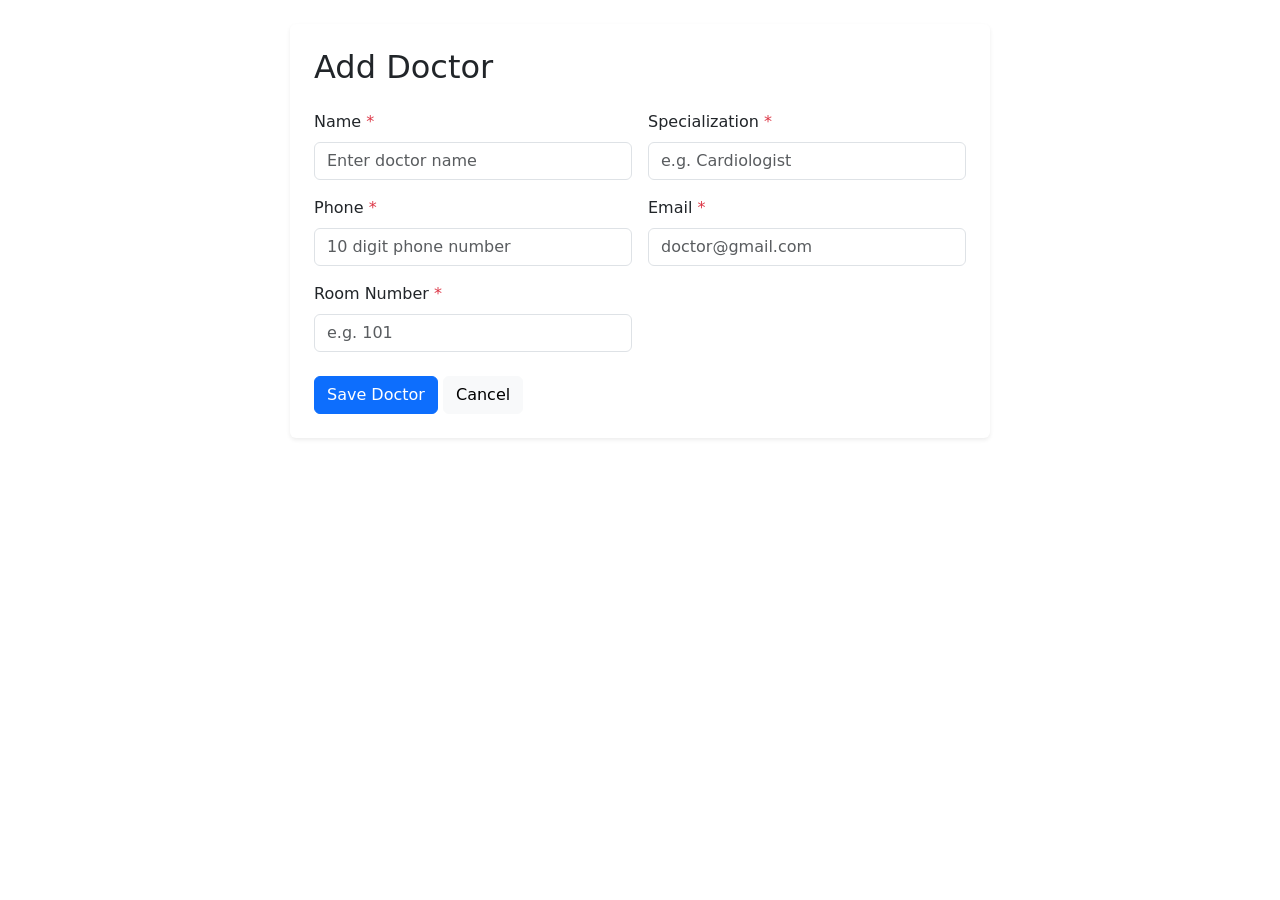
<file: src/main/resources/templates/doctor-form.html>
<!DOCTYPE html>
<html xmlns:th="http://www.thymeleaf.org">

<head>
    <title>Doctor Form | CityCare HMS</title>

    <link href="https://cdn.jsdelivr.net/npm/bootstrap@5.3.3/dist/css/bootstrap.min.css"
          rel="stylesheet">

    <link rel="stylesheet" th:href="@{/css/app.css}">
</head>

<body>

<div th:replace="~{fragments/nav :: nav}"></div>

<main class="container py-4">

    <div class="card border-0 shadow-sm mx-auto"
         style="max-width:700px">

        <div class="card-body p-4">

            <h2 class="mb-4">
                Add Doctor
            </h2>

            <form th:action="@{/doctors/save}"
                  th:object="${doctor}"
                  method="post">

                <input type="hidden" th:field="*{id}">

                <div class="row g-3">

                    <div class="col-md-6">
                        <label class="form-label">
                            Name <span class="text-danger">*</span>
                        </label>

                        <input type="text"
                               class="form-control"
                               th:field="*{name}"
                               required
                               maxlength="100"
                               placeholder="Enter doctor name">

                        <div class="text-danger small"
                             th:errors="*{name}">
                        </div>
                    </div>


                    <div class="col-md-6">
                        <label class="form-label">
                            Specialization <span class="text-danger">*</span>
                        </label>

                        <input type="text"
                               class="form-control"
                               th:field="*{specialization}"
                               required
                               maxlength="100"
                               placeholder="e.g. Cardiologist">

                        <div class="text-danger small"
                             th:errors="*{specialization}">
                        </div>
                    </div>


                    <div class="col-md-6">
                        <label class="form-label">
                            Phone <span class="text-danger">*</span>
                        </label>

                        <input type="tel"
                               class="form-control"
                               th:field="*{phone}"
                               required
                               pattern="[0-9]{10}"
                               minlength="10"
                               maxlength="10"
                               placeholder="10 digit phone number">

                        <div class="text-danger small"
                             th:errors="*{phone}">
                        </div>
                    </div>


                    <div class="col-md-6">
                        <label class="form-label">
                            Email <span class="text-danger">*</span>
                        </label>

                        <input type="email"
                               class="form-control"
                               th:field="*{email}"
                               required
                               placeholder="doctor@gmail.com">

                        <div class="text-danger small"
                             th:errors="*{email}">
                        </div>
                    </div>


                    <div class="col-md-6">
                        <label class="form-label">
                            Room Number <span class="text-danger">*</span>
                        </label>

                        <input type="text"
                               class="form-control"
                               th:field="*{roomNumber}"
                               required
                               maxlength="100"
                               placeholder="e.g. 101">

                        <div class="text-danger small"
                             th:errors="*{roomNumber}">
                        </div>
                    </div>

                </div>


                <div class="mt-4">

                    <button type="submit"
                            class="btn btn-primary">
                        Save Doctor
                    </button>

                    <a class="btn btn-light"
                       th:href="@{/doctors}">
                        Cancel
                    </a>

                </div>

            </form>

        </div>

    </div>

</main>

</body>
</html>
</file>
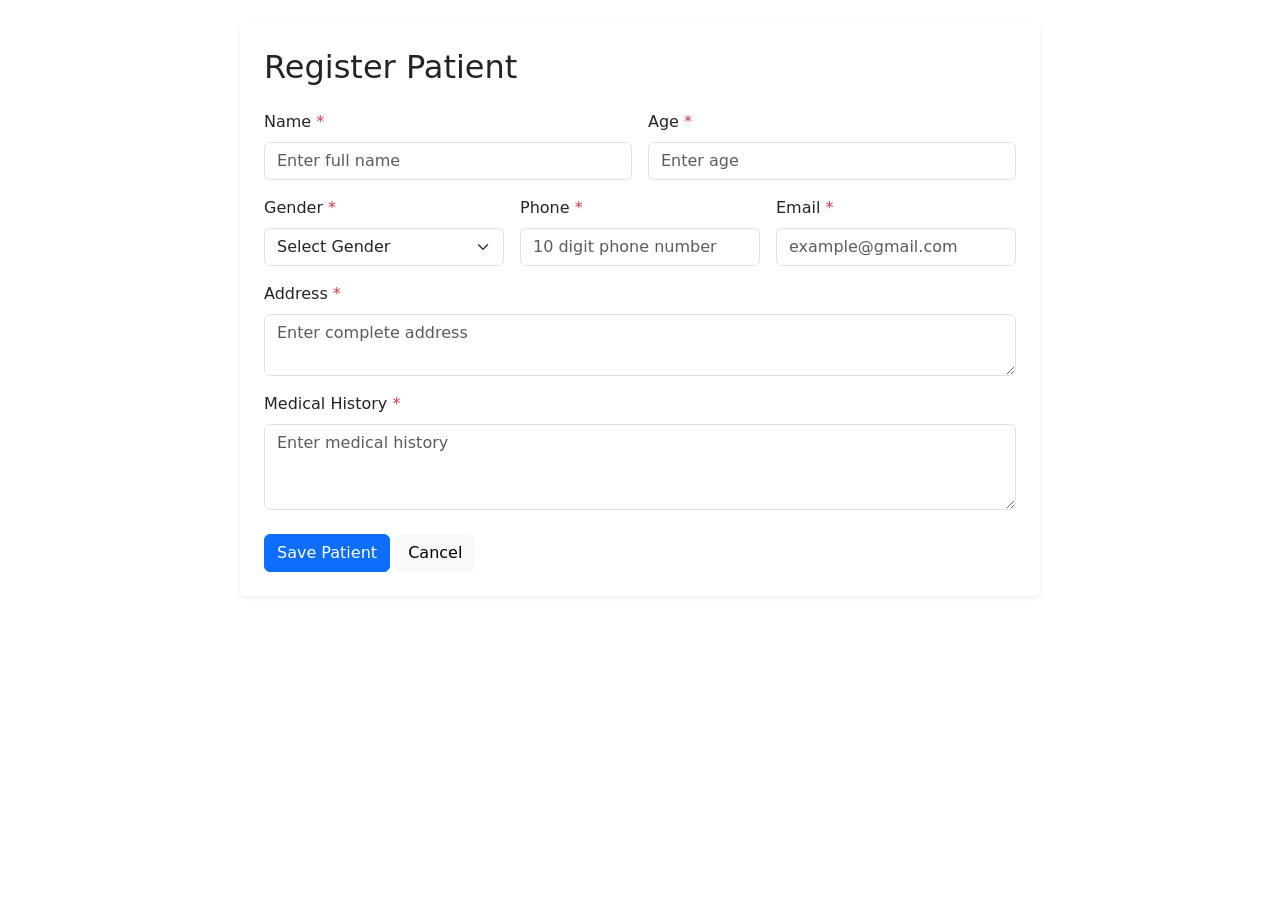
<file: src/main/resources/templates/patient-form.html>
<!DOCTYPE html>
<html xmlns:th="http://www.thymeleaf.org">

<head>
    <title>Patient Form | CityCare HMS</title>

    <link href="https://cdn.jsdelivr.net/npm/bootstrap@5.3.3/dist/css/bootstrap.min.css"
          rel="stylesheet">

    <link rel="stylesheet" th:href="@{/css/app.css}">
</head>

<body>

<div th:replace="~{fragments/nav :: nav}"></div>

<main class="container py-4">

    <div class="card border-0 shadow-sm mx-auto" style="max-width:800px">

        <div class="card-body p-4">

            <h2 class="mb-4">
                Register Patient
            </h2>

            <form th:action="@{/patients/save}"
                  th:object="${patient}"
                  method="post">

                <input type="hidden" th:field="*{id}">

                <div class="row g-3">

                    <div class="col-md-6">
                        <label class="form-label">
                            Name <span class="text-danger">*</span>
                        </label>

                        <input type="text"
                               class="form-control"
                               th:field="*{name}"
                               required
                               maxlength="100"
                               placeholder="Enter full name">

                        <div class="text-danger small"
                             th:errors="*{name}">
                        </div>
                    </div>


                    <div class="col-md-6">
                        <label class="form-label">
                            Age <span class="text-danger">*</span>
                        </label>

                        <input type="number"
                               class="form-control"
                               th:field="*{age}"
                               required
                               min="0"
                               max="120"
                               placeholder="Enter age">

                        <div class="text-danger small"
                             th:errors="*{age}">
                        </div>
                    </div>


                    <div class="col-md-4">
                        <label class="form-label">
                            Gender <span class="text-danger">*</span>
                        </label>

                        <select class="form-select"
                                th:field="*{gender}"
                                required>

                            <option value="">
                                Select Gender
                            </option>

                            <option value="Male">
                                Male
                            </option>

                            <option value="Female">
                                Female
                            </option>

                            <option value="Other">
                                Other
                            </option>

                        </select>

                        <div class="text-danger small"
                             th:errors="*{gender}">
                        </div>
                    </div>


                    <div class="col-md-4">
                        <label class="form-label">
                            Phone <span class="text-danger">*</span>
                        </label>

                        <input type="tel"
                               class="form-control"
                               th:field="*{phone}"
                               required
                               pattern="[0-9]{10}"
                               minlength="10"
                               maxlength="10"
                               placeholder="10 digit phone number">

                        <div class="text-danger small"
                             th:errors="*{phone}">
                        </div>
                    </div>


                    <div class="col-md-4">
                        <label class="form-label">
                            Email <span class="text-danger">*</span>
                        </label>

                        <input type="email"
                               class="form-control"
                               th:field="*{email}"
                               required
                               placeholder="example@gmail.com">

                        <div class="text-danger small"
                             th:errors="*{email}">
                        </div>
                    </div>


                    <div class="col-12">
                        <label class="form-label">
                            Address <span class="text-danger">*</span>
                        </label>

                        <textarea class="form-control"
                                  rows="2"
                                  th:field="*{address}"
                                  required
                                  maxlength="255"
                                  placeholder="Enter complete address"></textarea>

                        <div class="text-danger small"
                             th:errors="*{address}">
                        </div>
                    </div>


                    <div class="col-12">
                        <label class="form-label">
                            Medical History <span class="text-danger">*</span>
                        </label>

                        <textarea class="form-control"
                                  rows="3"
                                  th:field="*{medicalHistory}"
                                  required
                                  maxlength="1000"
                                  placeholder="Enter medical history"></textarea>

                        <div class="text-danger small"
                             th:errors="*{medicalHistory}">
                        </div>
                    </div>

                </div>


                <div class="mt-4">

                    <button type="submit"
                            class="btn btn-primary">
                        Save Patient
                    </button>

                    <a class="btn btn-light"
                       th:href="@{/patients}">
                        Cancel
                    </a>

                </div>

            </form>

        </div>

    </div>

</main>

</body>
</html>
</file>
